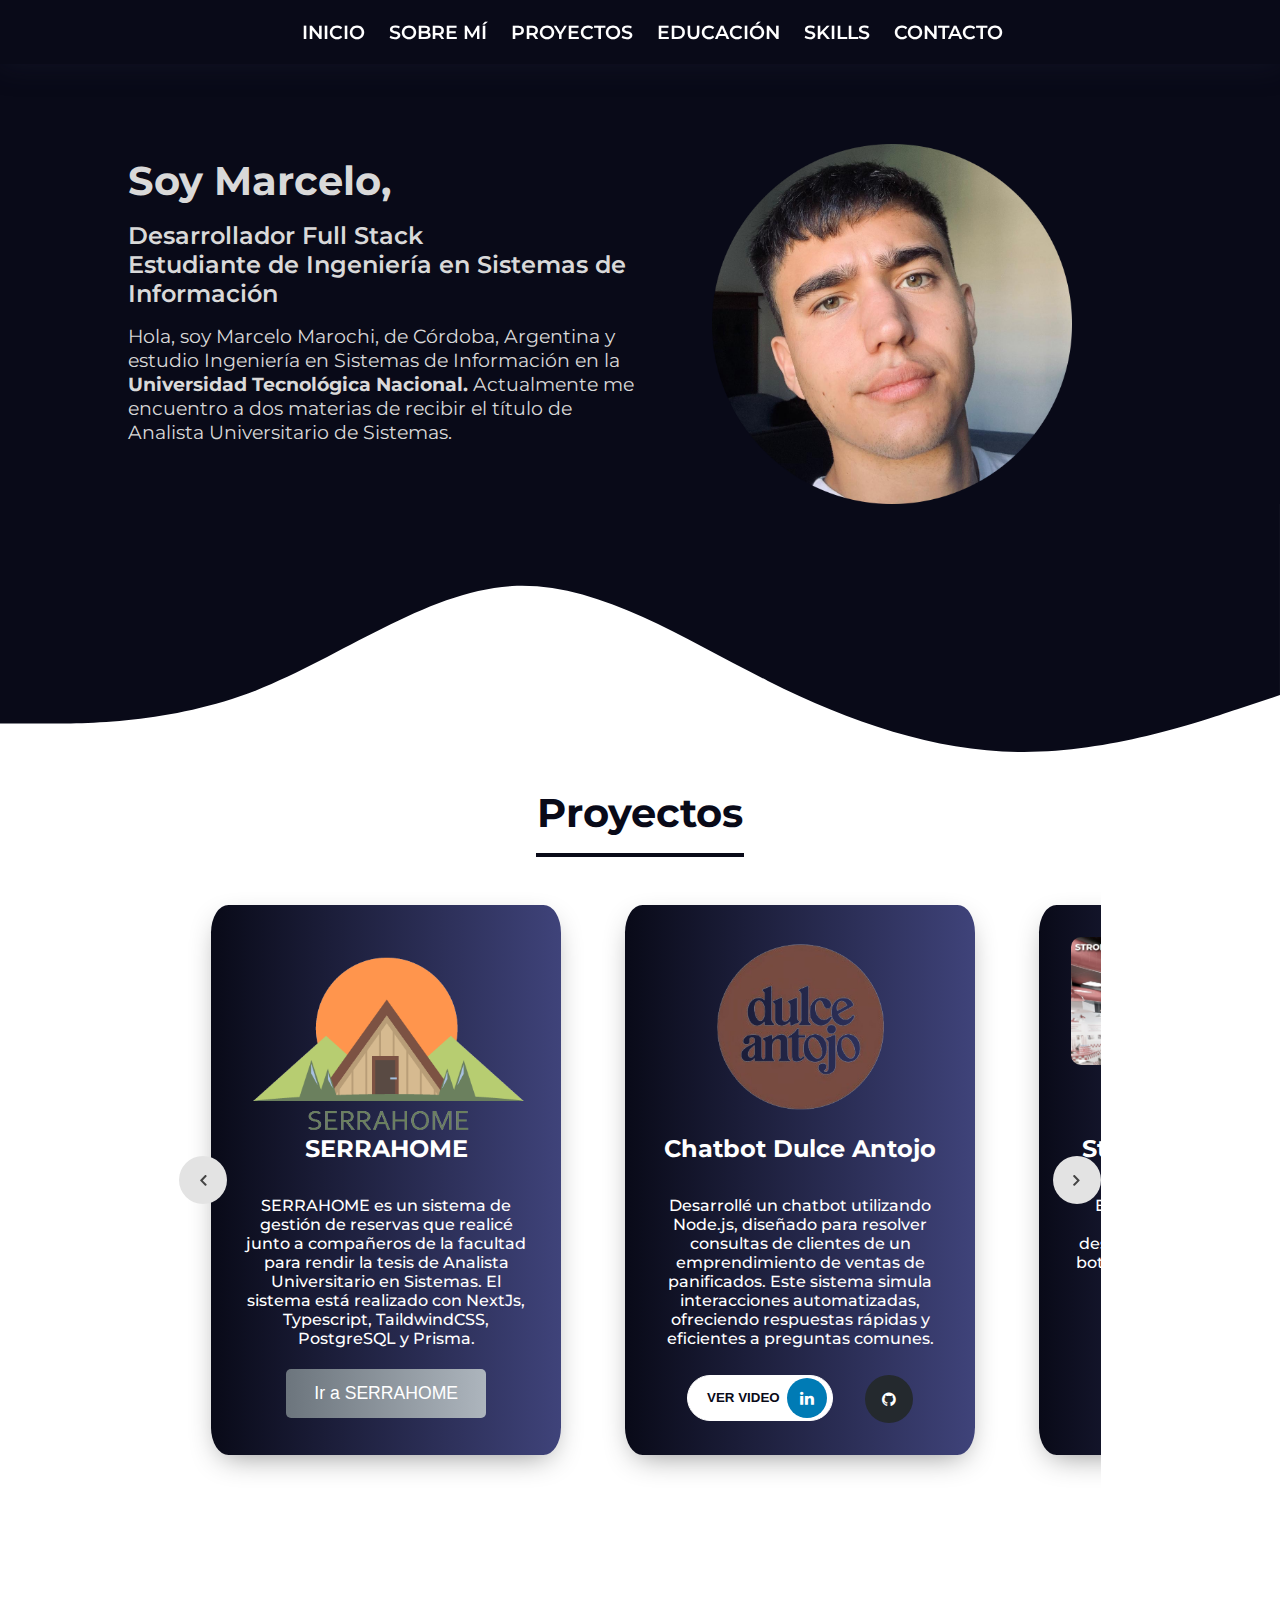
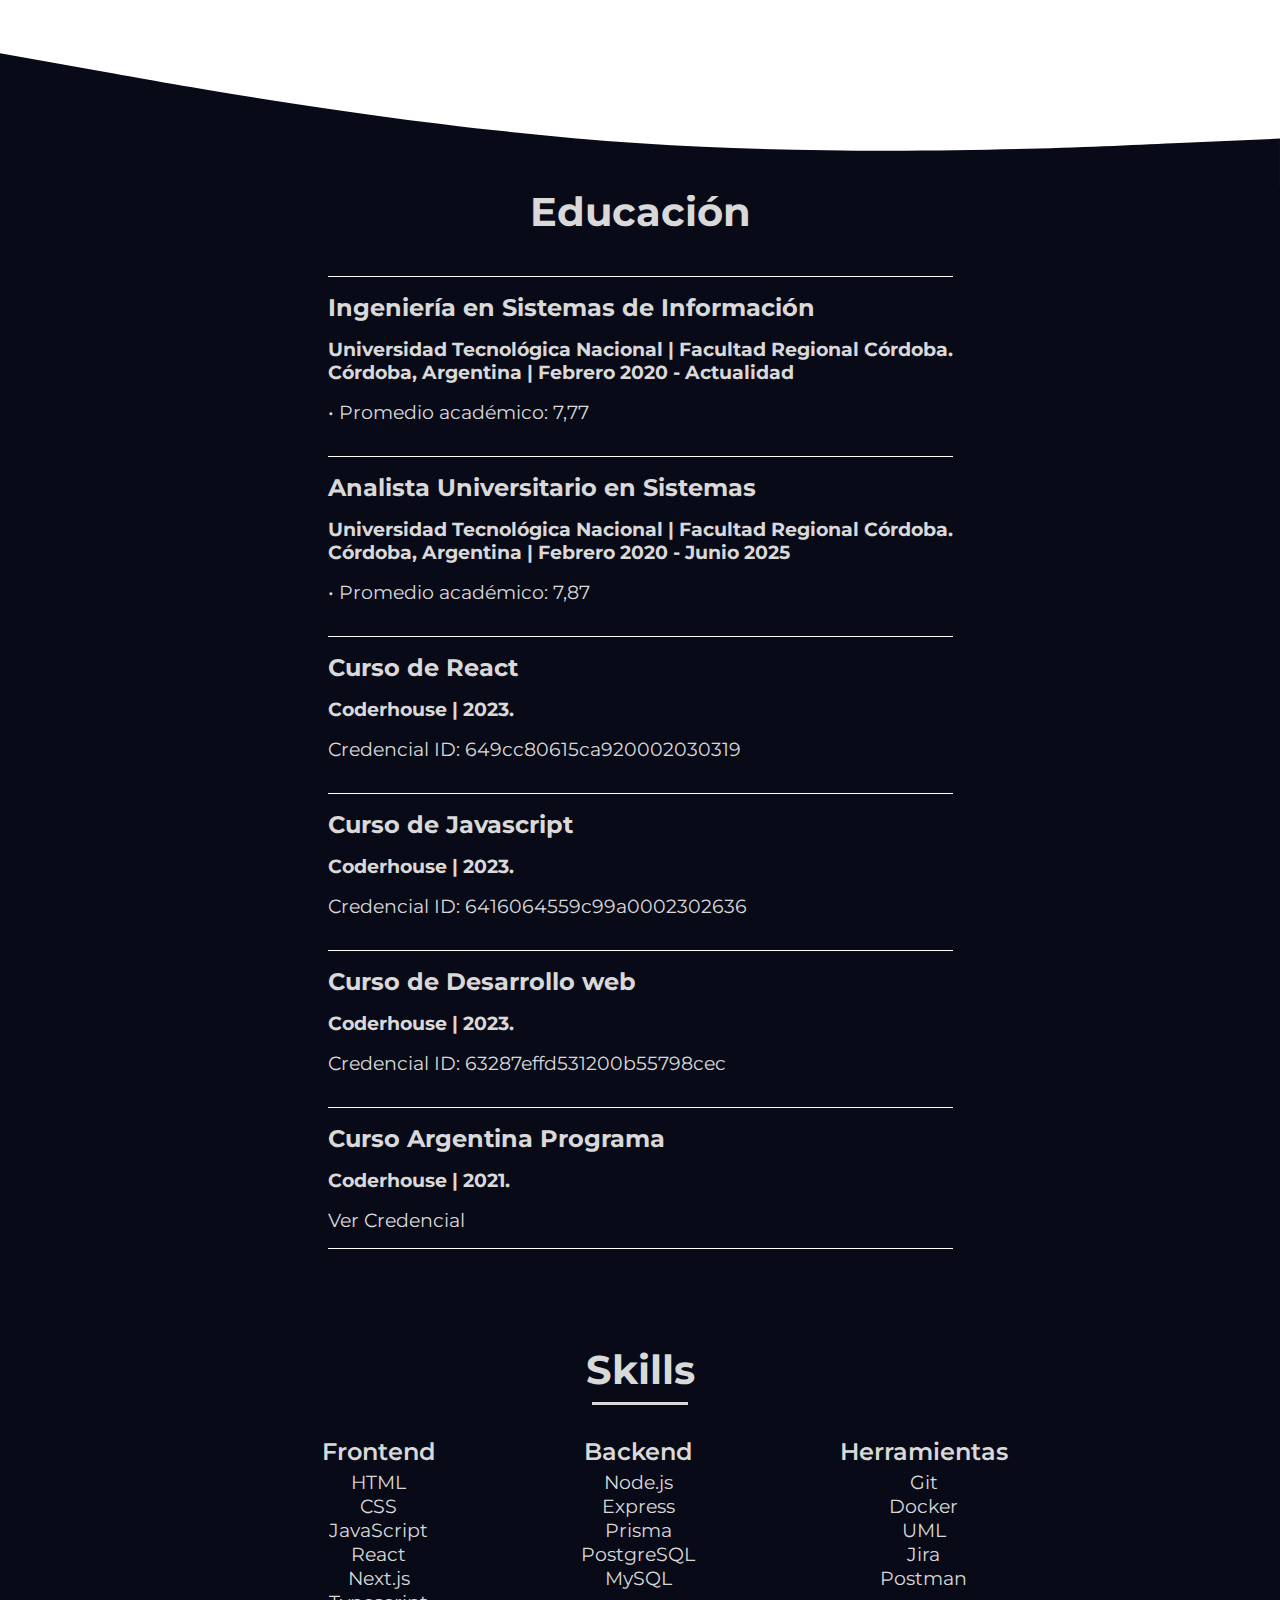
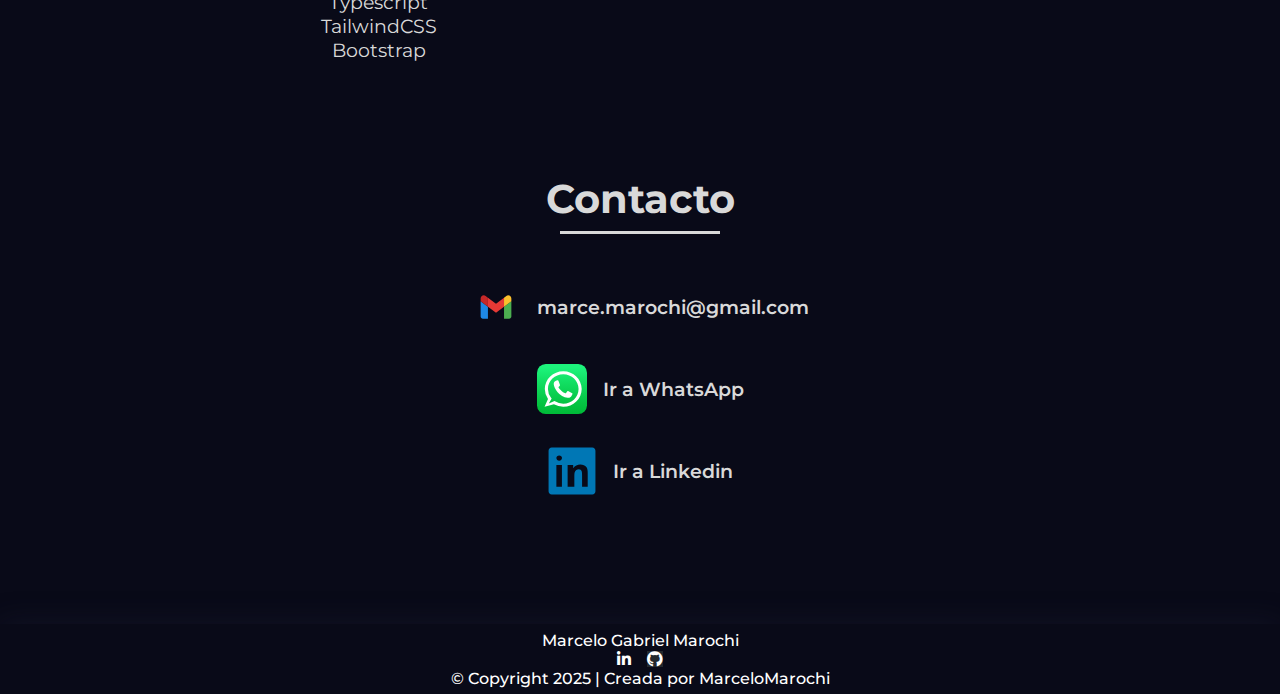
<file: index.html>
<!DOCTYPE html>
<html lang="en">
  <head>
    <!-- Etiquetas de compatibilidad -->
    <meta charset="UTF-8" />
    <meta http-equiv="X-UA-Compatible" content="IE=edge" />
    <meta name="viewport" content="width=device-width, initial-scale=1.0" />
    <meta name="keywords"  content="MAROCHI, MAROCHI MARCELO, MARCELO MAROCHI, MARCELO GABRIEL MAROCHI, PORTFOLIO MAROCHI, CV MAROCHI">
    <meta name="description" content="Estudiante de Ingeniería en sistemas de información de la UTN. Desarrollador Full Stack.">


    <link rel="shortcut icon" href="img/icono-porfolio-maleta.png" type="image/x-icon">
    
    <!-- GOOGLE FONTS -->
    <link href="https://fonts.googleapis.com/css2?family=Montserrat:ital,wght@0,100..900;1,100..900&display=swap" rel="stylesheet">
    
    
    <link rel="stylesheet" href="css/style.css">
    
    <!-- FONTAWESOME - iconos -->
    <link
      rel="stylesheet"
      href="https://cdnjs.cloudflare.com/ajax/libs/font-awesome/5.15.4/css/all.min.css"
      integrity="sha512-1ycn6IcaQQ40/MKBW2W4Rhis/DbILU74C1vSrLJxCq57o941Ym01SwNsOMqvEBFlcgUa6xLiPY/NS5R+E6ztJQ=="
      crossorigin="anonymous"
      referrerpolicy="no-referrer"
    />

    <link rel="stylesheet" href="https://cdnjs.cloudflare.com/ajax/libs/font-awesome/4.7.0/css/font-awesome.min.css">

    <!-- Animate.css -->
    <link rel="stylesheet" href="https://cdnjs.cloudflare.com/ajax/libs/animate.css/4.1.1/animate.min.css"/>

    <title>Porfolio Marochi Marcelo</title>
  </head>
  <body>
    <header>
      <div class="container">
        <button class="nav-toggle" aria-label="abrir navegacion">
          <span class="hamburger"></span>
        </button>
        <div class="nav__espacio"></div>
        <nav class="nav">
          <ul class="nav__list flex__nav">
            <li class="nav__item"><a class="nav__link" href="">Inicio</a></li>
            <li class="nav__item"><a class="nav__link" href="index.html">Sobre Mí</a></li>
            <li class="nav__item"><a class="nav__link" href="./index.html#proyectos">Proyectos</a></li>
            <li class="nav__item"><a class="nav__link" href="./index.html#educacion">Educación</a></li>
            <li class="nav__item"><a class="nav__link" href="./index.html#skills">Skills</a></li>
            <li class="nav__item"><a class="nav__link" href="./index.html#contacto">Contacto</a></li>
          </ul>
        </nav>
      </div>
    </header>
    

    <!-- Inicio -->
    <section id="inicio">
        <div class="inicio" >
          <div class="container ">
            <div class="flex_between animate__animated animate__bounceInDown inicio__animacion">
              <!-- FLEXBOX: columna 1 -->
              <div class="inicio__text">
                <h1 class="inicio__h1">Soy Marcelo,</h1>
                <h2 class="inicio__h2">Desarrollador Full Stack</h2>
                <h2 class="inicio__h2">Estudiante de Ingeniería en Sistemas de Información</h2>
                <p class="inicio__p">
                  Hola, soy Marcelo Marochi, de Córdoba, Argentina y estudio Ingeniería
                  en Sistemas de Información en la <strong>Universidad Tecnológica Nacional.</strong>
                  Actualmente me encuentro a dos materias de recibir el título de
                  Analista Universitario de Sistemas.
                </p>
              </div>

              <!-- FLEXBOX: columna 2 -->
              <div class="inicio__img">
                <img  src="img/marce-circ.png" alt="Una persona programando.">
              </div>
            </div>
          </div>
        </div>  
    </section>

    <!-- Wave de getwaves.com -->
     <div class="svg__inicio">
      <svg xmlns="http://www.w3.org/2000/svg" viewBox="0 0 1440 320"><path fill="#090a18" fill-opacity="1" d="M0,256L48,256C96,256,192,256,288,218.7C384,181,480,107,576,101.3C672,96,768,160,864,208C960,256,1056,288,1152,288C1248,288,1344,256,1392,240L1440,224L1440,0L1392,0C1344,0,1248,0,1152,0C1056,0,960,0,864,0C768,0,672,0,576,0C480,0,384,0,288,0C192,0,96,0,48,0L0,0Z"></path></svg>
     </div>

    <!-- Proyectos -->
    <section id="proyectos">
      <div class="container animate__animated animate__zoomInUp">
        <h1 class="proyectos__h1">Proyectos</h1>
        <div class="heading-line"></div>
    
        <div class="carousel-list" id="carousel-list">
          <button class="carrusel-arrow carrusel-prev" id="button-prev" data-button="button-prev" onclick="app.processingButton(event)">
            <svg aria-hidden="true" focusable="false" data-prefix="fas" data-icon="chevron-left" class="svg-inline--fa fa-chevron-left fa-w-10" role="img" xmlns="http://www.w3.org/2000/svg" viewBox="0 0 320 512">
              <path fill="currentColor" d="M34.52 239.03L228.87 44.69c9.37-9.37 24.57-9.37 33.94 0l22.67 22.67c9.36 9.36 9.37 24.52.04 33.9L131.49 256l154.02 154.75c9.34 9.38 9.32 24.54-.04 33.9l-22.67 22.67c-9.37 9.37-24.57 9.37-33.94 0L34.52 272.97c-9.37-9.37-9.37-24.57 0-33.94z"></path>
            </svg>
          </button>
    
          <div class="row carousel-track" id="track">
            <!-- Tarjeta 1 -->
            <div class="card card--dark carrusel">
              <img class="card__img" src="./img/logo-serrahome-png.png" alt="">
              <h2 class="card__tittle">SERRAHOME</h2>
              <div class="card__abajo">
                <p class="card__description">SERRAHOME es un sistema de gestión de reservas que realicé junto a compañeros de la facultad para rendir la tesis de Analista Universitario en Sistemas. El sistema está realizado con NextJs, Typescript, TaildwindCSS, PostgreSQL y Prisma.</p>
                <a href="pags/serrahome.html"><button class="btn degrade">Ir a SERRAHOME </button></a>
              </div>
            </div>
    
            <!-- Tarjeta 2 -->
            <div class="card card--dark carrusel">
              <img class="card__img-dulce" src="img/dulce-antojo.png" alt="">
              <h2 class="card__tittle">Chatbot Dulce Antojo</h2>
              <div class="card__abajo">
                <p class="card__description">Desarrollé un chatbot utilizando Node.js, diseñado para resolver consultas de clientes de un emprendimiento de ventas de panificados. Este sistema simula interacciones automatizadas, ofreciendo respuestas rápidas y eficientes a preguntas comunes.</p>
                <div class="card__svg">
                  <div class="card__svg__iconos">
                    <a href="https://www.linkedin.com/feed/update/urn:li:activity:7282885502892953600/" target="_blank">
                      <button class="chatbot-linkedin-btn">
                        Ver Video<span><i class="fa fa-linkedin"></i></span>
                      </button>
                    </a>
                  </div>
                  <div class="card__svg__iconos">
                    <a href="https://github.com/MarceloMarochi/chatbot-nodejs" target="_blank" class="fa fak fa-github"></a>
                  </div>
                </div>
              </div>
            </div>
    
            <!-- Tarjeta 3 -->
            <div class="card card--dark carrusel">
              <img class="card__img" src="img/img-strokestoneburger.jpg" alt="">
              <h2 class="card__tittle">Stroke&Stone Burger</h2>
              <div class="card__abajo">
                <p class="card__description">Este proyecto lo realicé como proyecto final del curso de desarrollo web de Coderhouse. El botón de abajo te lleva al sistema.</p>
                <a href="https://marcelomarochi.github.io/proyectoFinalMarochi_desarrolloWebCoderhouse/index.html" target="_blank"><button class="btn degrade"> Ir al Proyecto</button></a>
              </div>
            </div>          
          </div>

          
          <button class="carrusel-arrow carrusel-next" id="button-next" data-button="button-next" onclick="app.processingButton(event)">
            <svg aria-hidden="true" focusable="false" data-prefix="fas" data-icon="chevron-right" class="svg-inline--fa fa-chevron-right fa-w-10" role="img" xmlns="http://www.w3.org/2000/svg" viewBox="0 0 320 512">
              <path fill="currentColor" d="M285.476 272.971L91.132 467.314c-9.373 9.373-24.569 9.373-33.941 0l-22.667-22.667c-9.357-9.357-9.375-24.522-.04-33.901L188.505 256 34.484 101.255c-9.335-9.379-9.317-24.544.04-33.901l22.667-22.667c9.373-9.373 24.569-9.373 33.941 0L285.475 239.03c9.373 9.372 9.373 24.568.001 33.941z"></path>
            </svg>
          </button>
          
        </div>
      </div>
    </section>


    <!-- Wave  -->
     <div class="svg__educacion">
      <svg xmlns="http://www.w3.org/2000/svg" viewBox="0 0 1440 320"><path fill="#090a18" fill-opacity="1" d="M0,160L120,181.3C240,203,480,245,720,261.3C960,277,1200,267,1320,261.3L1440,256L1440,320L1320,320C1200,320,960,320,720,320C480,320,240,320,120,320L0,320Z"></path></svg>
     </div>

    <!-- Educación -->
    <section id="educacion">
      <div class="container">
        <div class="">
          <h1 class="h1 educacion__h1">Educación</h1>
          <div class="flex__educacion">
            <div class="educacion__text">
              <div class="educacion__item">
                <hr width="100%" color="white" size="" />
                <h2 class="h2 educacion__h2">Ingeniería en Sistemas de Información</h2>
                <h3 class="h3 educacion__h3"> Universidad Tecnológica Nacional | Facultad Regional Córdoba.</h3>
                <h3 class="h3 educacion__h3 educacion__segrenglon">Córdoba, Argentina | Febrero 2020 - Actualidad</h3>
                <p class="educacion__descripcion" >• Promedio académico: 7,77</p>
              </div>

              <div class="educacion__item">
                <hr width="100%" color="white" size="" />
                <h2 class="h2 educacion__h2">Analista Universitario en Sistemas</h2>
                <h3 class="h3 educacion__h3"> Universidad Tecnológica Nacional | Facultad Regional Córdoba.</h3>
                <h3 class="h3 educacion__h3 educacion__segrenglon">Córdoba, Argentina | Febrero 2020 - Junio 2025</h3>
                <p class="educacion__descripcion" >• Promedio académico: 7,87</p>
              </div>

              <div class="educacion__item">
                <hr width="100%" color="white" size="" />
                <h2 class="h2 educacion__h2">Curso de React</h2>
                <h3 class="h3 educacion__h3 educacion__segrenglon">Coderhouse | 2023.</h3>
                <a class="educacion__descripcion credencial__transition" href="https://pub.coderhouse.com/legacy-certificates/649cc80615ca920002030319?lang=es" target="_blank">Credencial ID: 649cc80615ca920002030319</a>
              </div>

              <div class="educacion__item">
                <hr width="100%" color="white" size="" />
                <h2 class="h2 educacion__h2">Curso de Javascript</h2>
                <h3 class="h3 educacion__h3 educacion__segrenglon">Coderhouse | 2023.</h3>
                <a class="educacion__descripcion credencial__transition" href="https://pub.coderhouse.com/legacy-certificates/6416064559c99a0002302636?lang=es" target="_blank">Credencial ID: 6416064559c99a0002302636</a>
              </div>

              <div class="educacion__item">
                <hr width="100%" color="white" size="" />
                <h2 class="h2 educacion__h2">Curso de Desarrollo web</h2>
                <h3 class="h3 educacion__h3 educacion__segrenglon">Coderhouse | 2023.</h3>
                <a class="educacion__descripcion credencial__transition" href="https://pub.coderhouse.com/legacy-certificates/63287effd531200b55798cec?lang=es" target="_blank">Credencial ID: 63287effd531200b55798cec</a>
              </div>
              
              <div class="educacion__item">
                <hr width="100%" color="white" size="" />
                <h2 class="h2 educacion__h2">Curso Argentina Programa</h2>
                <h3 class="h3 educacion__h3 educacion__segrenglon">Coderhouse | 2021.</h3>
                <a class="educacion__descripcion credencial__transition" href="https://mumuki.io/argentina-programa/certificates/verify/vJ_RTf87F6iV4u1j" target="_blank"><p class="educacion__ulti">Ver Credencial</p></a>
                <hr width="100%" color="white" size="" />
              </div>
            </div>
            
          </div>
        </div>
      </div>
    </section>

    <!-- SECTION 3 - SKILLS -->
     <section id="skills">
      <div class="container skills__padding">
        <div class="">

        
          <h1 class="h1 skills__h1">Skills</h1>
          <div class="heading-line--skills"></div>
          <div class="flex__skills">
            <div class="skills__item">
              <h2 class="h2 skills__h2">Frontend</h2>
              <ul class="skills__list">
                <li class="skills__li">HTML</li>
                <li class="skills__li">CSS</li>
                <li class="skills__li">JavaScript</li>
                <li class="skills__li">React</li>
                <li class="skills__li">Next.js</li>
                <li class="skills__li">Typescript</li>
                <li class="skills__li">TailwindCSS</li>
                <li class="skills__li">Bootstrap</li>
              </ul>
            </div>
            <div class="skills__item">
              <h2 class="h2 skills__h2">Backend</h2>
              <ul class="skills__list">
                <li class="skills__li">Node.js</li>
                <li class="skills__li">Express</li>
                <li class="skills__li">Prisma</li>
                <li class="skills__li">PostgreSQL</li>
                <li class="skills__li">MySQL</li>
                <!-- <li class="skills__li">MongoDB</li> -->
              </ul>
            </div>
            <div class="skills__item">
              <h2 class="h2 skills__h2">Herramientas</h2>
              <ul class="skills__list">
                <li class="skills__li">Git</li>
                <li class="skills__li">Docker</li>
                <li class="skills__li">UML</li>
                <li class="skills__li">Jira</li>
                <li class="skills__li">Postman</li>
              </ul>
            </div>
          </div>
        </div>
      </div>
     </section>

     <!-- SECTION 4 - CONTACTO -->
    <section id="contacto">
      <div class="container animate__animated animate__jackInTheBox">
        <h1 class="h1 contacto__h1">Contacto</h1>
        <div class="heading-line--contacto"></div>
        <div class="contacto__info">
          
          <div class="contacto__linea">
            <img class="contacto__iconos" src="svg/google_mail_gmail_logo_icon_159346.svg" alt="Icono Gmail">
            <a href="mailto:marce.marochi@gmail.com"><p class="contacto__p">marce.marochi@gmail.com</p></a>
          </div>

          <div class="contacto__linea">
            <img class="contacto__iconos" src="svg/iconfinder-social-media-applications-23whatsapp-4102606_113811.svg" alt="Icono WhatsApp">
            <a href="https://wa.me/3517660421/" target="_blank"><p class="contacto__p">Ir a WhatsApp</p></a>
          </div>

          <div class="contacto__linea">
            <img class="contacto__iconos" src="svg/in_linked_linkedin_media_social_icon_124259.svg" alt="Icono Linkedin">
            <a href="https://www.linkedin.com/in/marcelomarochi/" target="_blank"><p class="contacto__p">Ir a Linkedin</p></a>
          </div>

        </div>
      </div>

    </section>

    <footer id="footer">
      <div class="container ">
        <div>Marcelo Gabriel Marochi</div>

        <a class="footer__icon" href="https://www.linkedin.com/in/marcelomarochi/" target="_blank"><i class="fab fa-linkedin fa-linkedin-footer"></i></a>
        <a class="footer__icon" href="https://github.com/MarceloMarochi" target="_blank"><i class="fab fa-github"></i></a>

        <div class="footer-bottom__copyright">
          &copy; Copyright 2025 | Creada por
          <a class="footer__name" href="https://github.com/MarceloMarochi" target="_blank">MarceloMarochi</a>
        </div>
      </div>
    </footer>
    <script src="js/main.js"></script>
    <script src="js/script.js"></script>
  </body>
</html>
</file>
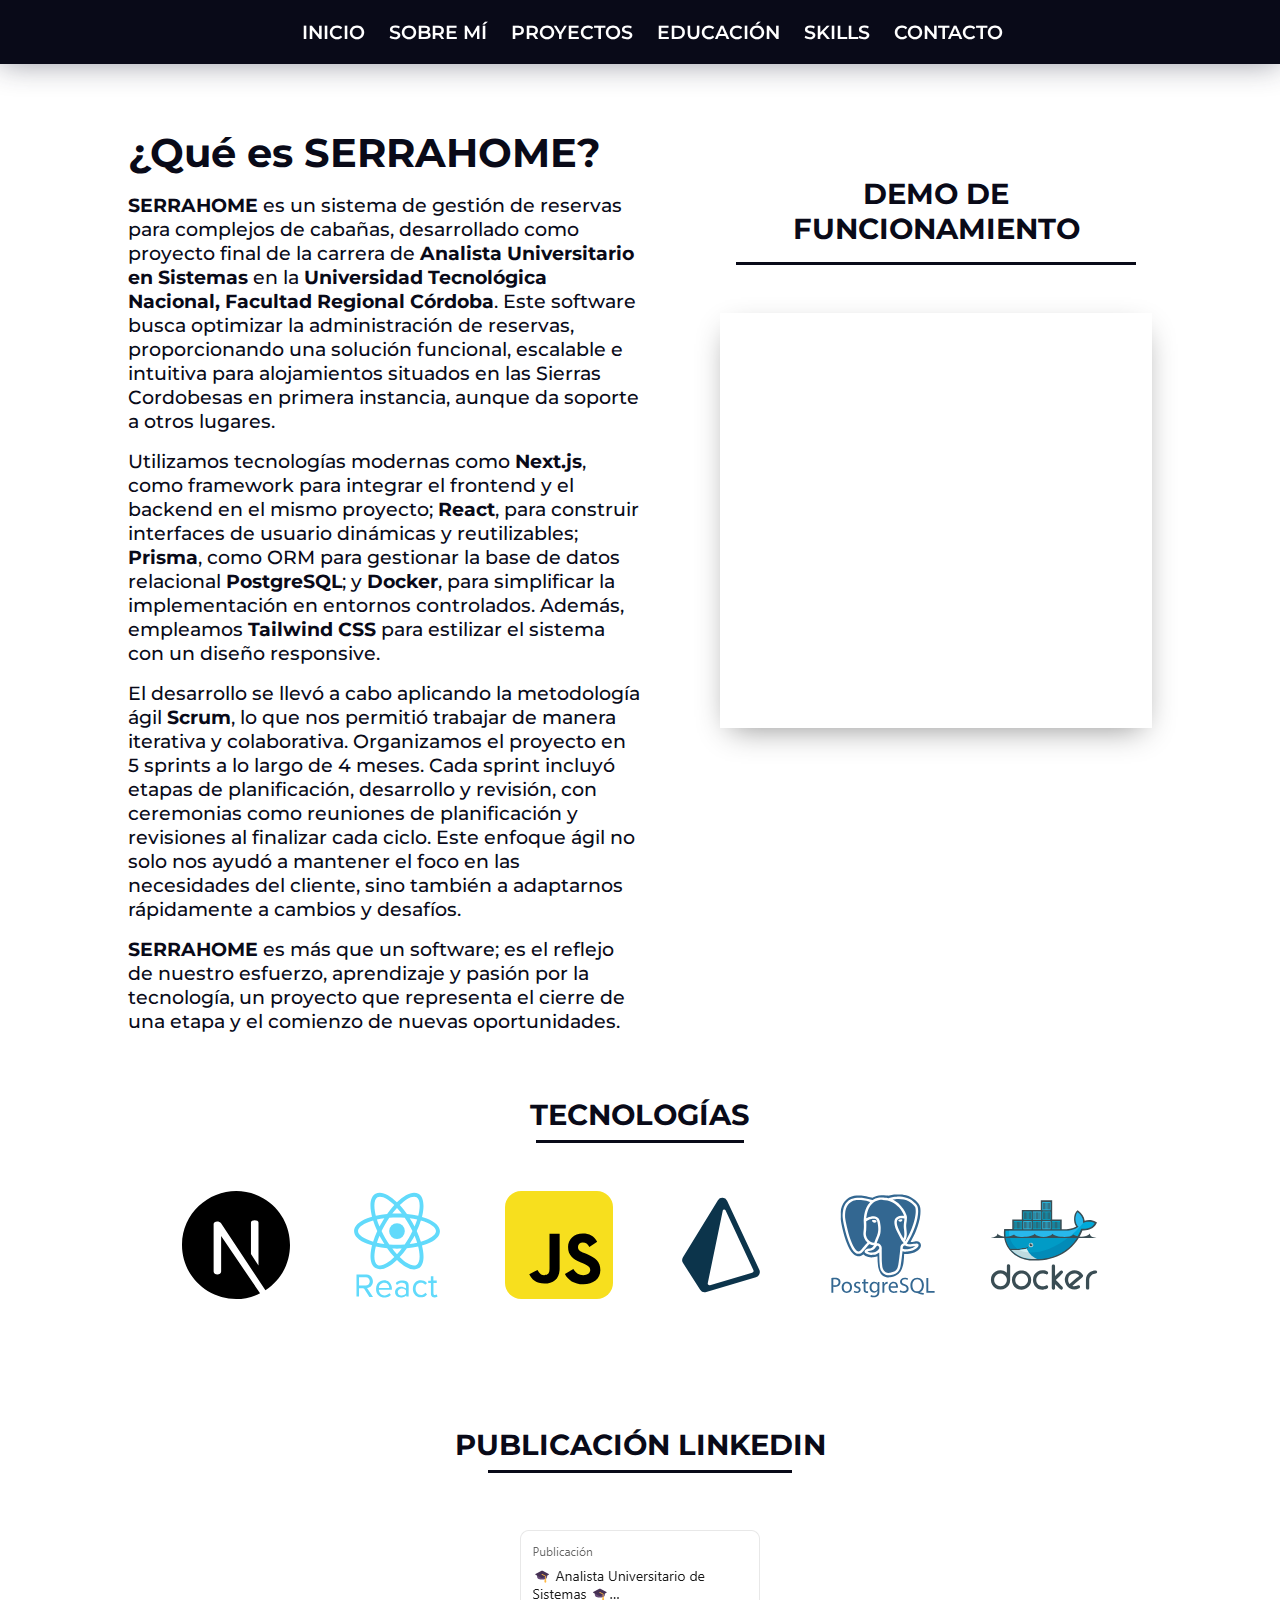
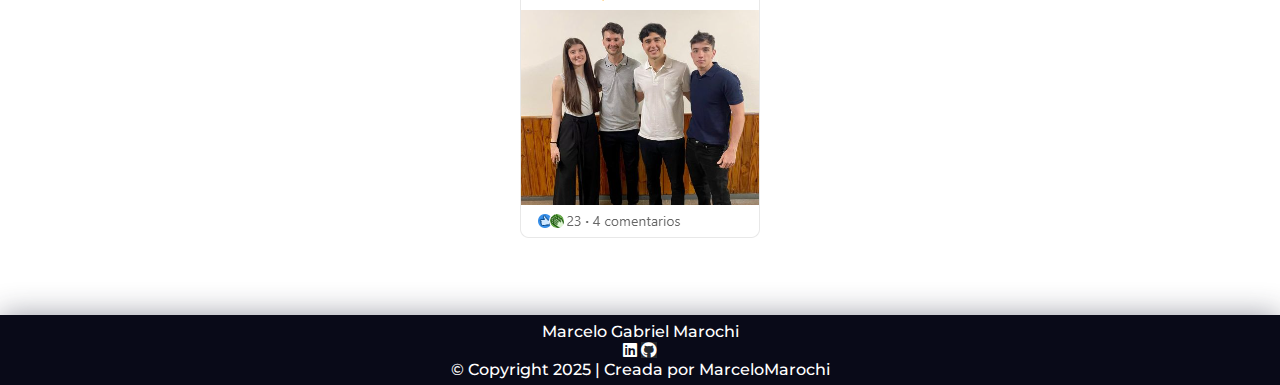
<file: pags/serrahome.html>
<!DOCTYPE html>
<html lang="en">
<head>
    <meta charset="UTF-8">
    <meta name="viewport" content="width=device-width, initial-scale=1.0">
    <link rel="shortcut icon" href="../img/logo-serrahome-png.png" type="image/x-icon">
    
    <!-- GOOGLE FONTS -->
    <link href="https://fonts.googleapis.com/css2?family=Montserrat:ital,wght@0,100..900;1,100..900&display=swap" rel="stylesheet">
    
    
    <link rel="stylesheet" href="../css/style.css">
    
    <!-- FONTAWESOME - iconos -->
    <link
      rel="stylesheet"
      href="https://cdnjs.cloudflare.com/ajax/libs/font-awesome/5.15.4/css/all.min.css"
      integrity="sha512-1ycn6IcaQQ40/MKBW2W4Rhis/DbILU74C1vSrLJxCq57o941Ym01SwNsOMqvEBFlcgUa6xLiPY/NS5R+E6ztJQ=="
      crossorigin="anonymous"
      referrerpolicy="no-referrer"
    />
    <title>Portfolio Marochi Marcelo | Serrahome</title>
</head>
<body>
    <header>
      <div class="container">
        <button class="nav-toggle" aria-label="abrir navegacion">
          <span class="hamburger"></span>
        </button>
        <div class="nav__espacio"></div>
        <nav class="nav">
          <ul class="nav__list flex__nav">
            <li class="nav__item"><a class="nav__link" href="../index.html">Inicio</a></li>
            <li class="nav__item"><a class="nav__link" href="../index.html#inicio">Sobre Mí</a></li>
            <li class="nav__item"><a class="nav__link" href="../index.html#proyectos">Proyectos</a></li>
            <li class="nav__item"><a class="nav__link" href="../index.html#educacion">Educación</a></li>
            <li class="nav__item"><a class="nav__link" href="../index.html#skills">Skills</a></li>
            <li class="nav__item"><a class="nav__link" href="../index.html#contacto">Contacto</a></li>
          </ul>
        </nav>
      </div>
    </header>
    
    <section class="serrahome">
      <div class="container">
        <div class="flex_serrahome">
          <!-- FLEXBOX: Columna 1 -->
            <div class="serrahome__text">
                <h1 class="serrahome__h1">¿Qué es SERRAHOME?</h1>
                <p class="serrahome__p">
                    <strong>SERRAHOME</strong> es un sistema de gestión de reservas para complejos de cabañas, desarrollado como proyecto final de la carrera de <strong>Analista Universitario en Sistemas</strong> en la <strong>Universidad Tecnológica Nacional, Facultad Regional Córdoba</strong>. Este software busca optimizar la administración de reservas, proporcionando una solución funcional, escalable e intuitiva para alojamientos situados en las Sierras Cordobesas en primera instancia, aunque da soporte a otros lugares. 
                </p>
                <p class="serrahome__p">
                  Utilizamos tecnologías modernas como <strong>Next.js</strong>, como framework para integrar el frontend y el backend en el mismo proyecto; <strong>React</strong>, para construir interfaces de usuario dinámicas y reutilizables; <strong>Prisma</strong>, como ORM para gestionar la base de datos relacional <strong>PostgreSQL</strong>; y <strong>Docker</strong>, para simplificar la implementación en entornos controlados. Además, empleamos <strong>Tailwind CSS</strong> para estilizar el sistema con un diseño responsive.
                </p>
                <p class="serrahome__p">
                    El desarrollo se llevó a cabo aplicando la metodología ágil <strong>Scrum</strong>, lo que nos permitió trabajar de manera iterativa y colaborativa. Organizamos el proyecto en 5 sprints a lo largo de 4 meses. Cada sprint incluyó etapas de planificación, desarrollo y revisión, con ceremonias como reuniones de planificación y revisiones al finalizar cada ciclo. Este enfoque ágil no solo nos ayudó a mantener el foco en las necesidades del cliente, sino también a adaptarnos rápidamente a cambios y desafíos.
                </p>
                <p class="serrahome__p">
                    <strong>SERRAHOME</strong> es más que un software; es el reflejo de nuestro esfuerzo, aprendizaje y pasión por la tecnología, un proyecto que representa el cierre de una etapa y el comienzo de nuevas oportunidades.
                </p>
            </div>

            <!-- FLEXBOX: Columna 2 -->
            
            <div class="serrahome__flex-direction-column serra__columna__margin">
              <div>
                <h2 class="serrahome__h2" style="margin-bottom: 1rem;">DEMO DE FUNCIONAMIENTO</h2>
                <div class="heading-line-demo" style="margin-bottom: 3rem;"></div>
                <div >
                  <iframe class="serrahome__video" width="100%" height="415" src="https://www.youtube.com/embed/hXc3_qdjOoo?si=xSph1nmztC6fMnLV" title="YouTube video player" frameborder="0" allow="accelerometer; autoplay; clipboard-write; encrypted-media; gyroscope; picture-in-picture; web-share" referrerpolicy="strict-origin-when-cross-origin" allowfullscreen></iframe>
                </div>
              </div>    
            </div>
        </div>

        <div>
          <h2 class="serrahome__h2">TECNOLOGÍAS</h2>
          <div class="heading-line" style="margin-bottom: 3rem;"></div>
          <div class="flex_serrahome__tecnologias">
            <abbr title="NextJs"><img class="serrahome_tecnologias" src="..\svg\nextjs_icon_132160.svg" alt="Next.js"></abbr>
            <abbr title="React"><img class="serrahome_tecnologias" src="..\svg\react_original_wordmark_logo_icon_146375.svg" alt=" React"></abbr>
            <abbr title="JavaScript"><img class="serrahome_tecnologias" src="..\svg\javascript_icon_130900.svg" alt="Javascript"></abbr>
            <abbr title="Prisma"><img class="serrahome_tecnologias" src="..\svg\file_type_light_prisma_icon_130444.svg" alt="Prisma"></abbr>
            <abbr title="PostgreSQL"><img class="serrahome_tecnologias" src="..\svg\postgresql_plain_wordmark_logo_icon_146390.svg" alt="PostgreSQL"></abbr>
            <abbr title="Docker"><img class="serrahome_tecnologias" src="..\svg\docker_original_wordmark_logo_icon_146557.svg" alt="Docker"></abbr>
          </div>
        </div>


        <div>
          <h4 class="serrahome__h2" >PUBLICACIÓN LINKEDIN</h4>
          <div class="heading-line-linkedin" style="margin-bottom: 3rem;"></div>
          <div class="serrahome__linkedin">
            <a
              href="https://www.linkedin.com/feed/update/urn:li:activity:7275174774803230720/"
              target="blank"
              ><img
                class="serrahome__linkedin__img"
                src="../img/publicacion.png"
                alt="PUBLICACIÓN LINKEDIN"
            /></a>
          </div>
        </div>
      </div>
    </section>

    <footer id="footer">
      <div class="container">
        <div>Marcelo Gabriel Marochi</div>
  
        <a href="https://www.linkedin.com/in/marcelomarochi/"><i class="fab fa-linkedin fa-linkedin-footer"></i></a>
        <a href="https://github.com/MarceloMarochi"><i class="fab fa-github "></i></a>
  
        <div class="footer-bottom__copyright">
          &copy; Copyright 2025 | Creada por
          <a class="footer__name" href="https://github.com/MarceloMarochi">MarceloMarochi</a>
        </div>
      </div>
    </footer>
    <script src="../js/main.js"></script>
</body>
</html>
</file>
<file: css/style.css>
* {
    margin:0;
    padding:0;
    box-sizing: border-box;
}

ul {
    list-style-type: none;
}

a {
    text-decoration: none;
}

/* Para que las imagenes se adapten */
img {
    max-width: 100%;
}

img, svg {
    vertical-align: middle;
}

:root {
    --color-oscuro: #090a18; 
    --color-gris: #737373; 
    --color-claro: #D9D9D9; 
}

body {
    /* FUENTES */
    font-family: "Montserrat", sans-serif;
    font-optical-sizing: auto;
    font-weight: 500;
    font-style: normal;
}

.container {
    width: 95%;
    margin: 0 auto;
    max-width: 1320px;
}

.col {
    width: 100%;   
}

.heading-line::before {
    content: "";
    width: 13rem;
    height: 0.2rem;
    display: block;
    margin: 0 auto;
    background-color: var(--color-oscuro);
}

.heading-line--claro::before {
    background-color: var(--color-claro);
}


/* BARRA DE NAVEGACION  */
header {
    padding: 0.5rem 0 0.5rem 0;
    min-height: 4rem;
    background-color:var(--color-oscuro);
    position: sticky;
    top: 0;
    z-index: 1;
    box-shadow: 0 0 30px 0 rgba(29, 31, 53, 0.45);
    text-align: center;
}

.nav {
    width: 100%;
    visibility: hidden;
    height: 0;
    position: absolute;
    font-size: 1rem;
}

/* MENU HAMBURGUESA */
.nav-toggle {
    cursor: pointer;
    border: 1px solid rgba(255, 255, 255, 0.1);
    width: 3rem;
    height: 3rem;
    border-radius: 0.25rem;
    background-color: transparent;
    color: rgba(255, 255, 255, 0.55);
    transition: opacity 250ms ease;
    position: absolute;
    left: 0;
}

.nav-toggle:focus,
.nav-toggle:hover {
    opacity: 0.75;
}

.hamburger {
    width: 50%;
    position: relative;
}

.hamburger,
.hamburger::before,
.hamburger::after {
    display: block;
    margin: 0 auto;
    height: 3px;
    background: white;
}

.hamburger::before,
.hamburger::after {
    content: "";
    width: 100%;
}

.hamburger::before {
    transform: translateY(-6px);
}

.hamburger::after {
    transform: translateY(3px);
}

.nav--visible {
    visibility: visible;
    height: auto;
    position: relative;
}


/* Etiqueta <a> */
.nav__link {
    text-decoration: none;
    color: #fff;
    text-transform: uppercase;
    font-weight: 600;
    font-size: 1.2rem;
}

.nav__item {
    margin-top: 0.75rem;
}

.nav__list {
    margin-top: 0;
    padding: 0;
    list-style: none;
}

.nav__link:hover,
.nav__link:focus {
  opacity: 0.65;
}

.nav__espacio {
    widht: 100%;
    height: 3rem;
}



/* INICIO SECCION 1 */

.inicio {
    background-color: var(--color-oscuro);
    padding: 3rem 0 0 0;
    height: 100%;
    width: 100%;
}

.svg__inicio {
    transform: translateY(-0.5rem);
    position: relative;
    z-index: -1;
}

.inicio__h1  {
    font-size: 2.5rem;
    font-weight: 700;
    color: var(--color-claro);
    margin-bottom: 1rem;
}

.inicio__h2 {
    font-size: 1.5rem;
    font-weight: 600;
    color: var(--color-claro);
}

.inicio__p {
    font-size: 1.2rem;
    font-weight: 400;
    color: var(--color-claro);
    margin: 1rem 0;
}

.inicio__img {
    /* max-width: 40vh; */
    margin-top: 2rem;
}

.flex_between {
    display: flex;
    flex-direction: column;
    align-items: center;
} 

.inicio__animacion {
    animation-duration:4s;
    animation-name: aparecer;
    /* animation-delay: 0.5s; */
    animation-iterator-count: 1;
}

@keyframes aparecer {
    0% {
        opacity: 0;
    }
    100% {
        opacity: 1;
    }
}

/* SECCION 2 PROYECTOS */

.proyectos__h1 {
    font-size: 2.5rem;
    font-weight: 700;
    color: var(--color-oscuro);
    margin-bottom: 1rem;
    text-align: center;
}

.card {
    text-align: center;
    width: 350px;
    height: 550px;
    margin: 2rem;
    padding: 2rem 2rem 4rem 2rem;
    box-shadow: 0 10px 30px -10px rgba(0,0,0,0.45);
    border-radius: 5%;
    transition: transform 0.3s;
    display: grid;
    grid-gap: 1rem;
    grid-temlate-columns: 1fr;
    grid-template-rows: 40% 10% 50%;
    grid-template-areas: 
        "img"
        "tittle"
        "abajo";
}

.card:hover {
    transform: scale(1.1667);
}

.card--light {
    background-color: var(--color-claro);
}

.card--dark {
    background-image: linear-gradient(to right,rgb(9, 10, 24),rgb(63, 67, 122));
    color: #fff;
}

.card__img {
    grid-area: img;
    max-width: 100%;
    border-radius: 10px;
}

.card__img-dulce {
    grid-area: img;
    max-width: 100%;
    height: 100%;
    justify-self: center;
}
.card__tittle {
    grid-area: tittle;
}

.card__description {
    /* margin: 0.5rem 0; */
    /* min-height: 21vh;  */
}

.card__abajo {
    grid-area: abajo;
    display: flex;
    flex-direction: column;
    justify-content: space-between;
}

.card__svg {
    display: flex;
    justify-content: center;
}

.card__svg__iconos {
    margin: 0 1rem;
}

.fak {
    padding: 1rem;
    font-size: 4rem;
    width: 3rem;
    text-align: center;
    text-decoration: none;
    border-radius: 75%;
  }

  .fak:hover {
    opacity: 0.7;
  }

  .fa-github {
    background: #24292e;
    color: white;
  }

  /* BOTON ANIMADO */
.chatbot-linkedin-btn {
    display: block;
    position: relative;
    background: white;
    text-decoration: none;
    text-transform: uppercase;
    padding: 0.93rem 3.3rem 0.93rem 1.2rem;
    font-weight: 700;
    border: 0.1rem solid white;
    border-radius: 50rem;
    cursor: pointer;
    z-index: 1;
    overflow: hidden;
    transition: all 0.5s;
    color: var(--color-oscuro);
}

.chatbot-linkedin-btn span {
    position: absolute;
    background-color: #007bb5;
    width: 2.5rem;
    height: 2.5rem;
    top: 50%;
    right: 5px;
    transform: translateY(-50%);
    border-radius: 50%;
}

.chatbot-linkedin-btn span i {
    color: white;
    font-size: 1rem;
    line-height: 2.5rem;
}

.chatbot-linkedin-btn:hover {
    color: white;   
}

.chatbot-linkedin-btn:hover span {
    background-color:rgb(0, 94, 138);
}

.chatbot-linkedin-btn:before {
    content: "";
    position: absolute;
    top: 0;
    left: 0;
    height: 0;
    width: 100%;
    background: linear-gradient(to right,rgb(1, 112, 164),rgb(64, 187, 244));
    z-index: -1;
    border-radius: 0 0 50% 50%;
    transition: all 0.5s;
}

.chatbot-linkedin-btn:hover:before {
    height: 190%;
}

.carousel-list {
    position: relative;
    display: flex;
    align-items: center;
    width: fit-content;
    /* height: 304px;  */
    padding: 1rem 0;
    margin: 0px auto; 
    max-width: 90vw;
    overflow-x: hidden;
}

.carousel-track {
    position: relative;
    top: 0;
    left: 0;
    display: flex;
    justify-content: center;
    align-items: center;   
    transition: .5s ease-in-out;   
}


.carrusel-arrow {
    border-radius: 50%;
    background-color:rgb(227, 227, 227);
    position: absolute;
    z-index: 4;
    width: 3rem;
    height: 3rem;
    text-align: center;
    border: 0;
    cursor: pointer;
}

.carrusel-arrow:focus {
    outline: 0;
}

.carrusel-arrow svg {
    width: 0.8rem;
    height: 0.8rem;
    color: rgba(0, 0, 0, 0.7);
}

.carrusel-prev {
    left: 0px;
}

.carrusel-next {
    right: 0px;
}

/* SECTION 3 - EDUCACION */

#educacion {
    background-color: var(--color-oscuro);
    color: var(--color-claro);
}

.svg__educacion {
    transform: translateY(0.5rem);
}

.flex__educacion {
    display: flex;
    flex-direction: column;
    justify-content: center;
    align-items: center;   
}

.educacion__item {
    padding: 1rem 0;
}
.educacion__h1 {
    font-size: 2.5rem;
    margin-bottom: 1.5rem;
    text-align: center;
}

.educacion__h2 {
    margin: 1rem 0 1rem 0;
}

.educacion__segrenglon {
    margin-bottom: 1rem;
}

.educacion__descripcion {
    font-size: 1.2rem;
    font-weight: 400;
    color: var(--color-claro);
}

.educacion__ulti {
    margin-bottom: 1rem;
}


/* SECTION 4 - SKILLS */

#skills {
    background-color: var(--color-oscuro);
    color: var(--color-claro);
    text-align: center;
}

.skills__h1 {
    font-size: 2.5rem;
    text-align: center;
    padding-bottom: 0.5rem
}

.skills__h2 {
    font-size: 1.5rem;
    font-weight: 600;
    color: var(--color-claro);
    margin-bottom: 0.25rem;
}

.skills__li {
    font-size: 1.2rem;
    font-weight: 400;
    color: var(--color-claro);
}

.skills__item {
    margin-bottom: 2rem;
}

.heading-line--skills::before {
    content: "";
    width: 6rem;
    height: 0.2rem;
    display: block;
    margin: 0 auto;
    background-color: var(--color-claro);
    margin-bottom: 2rem;
}

.skills__padding {
    padding: 5rem 0 2.5rem 0;  
}



/* SECTION 5 - CONTACTO */
#contacto {
    background-color: var(--color-oscuro);
    color: var(--color-claro);
    text-align: center;
    padding: 2.5rem 0 5rem 0;
}

.contacto__h1 {
    font-size: 2.5rem;
    margin-bottom: 0.5rem;
}

.heading-line--contacto {
    content: "";
    width: 10rem;
    height: 0.2rem;
    display: block;
    margin: 0 auto;
    background-color: var(--color-claro);
    margin-bottom: 2rem;
}

.contacto__info {
    margin: 2rem 0;
}

.contacto__linea {
    display: flex;
    flex-direction: row;
    justify-content: center;
    align-items: center;
    padding: 1rem 0;
    flex-wrap: wrap;
    transition: transform 0.3s;
}

.contacto__linea:hover {
    transform: scale(1.1667);
}

.contacto__iconos {
    width: 50px;
    height: 50px;
}

.contacto__p {
    color: var(--color-claro);
    font-size: 1.2rem;
    font-weight: 600;
    margin-left: 1rem;
}



/* SERRAHOME */

.serrahome {
    margin: 4rem 0 4rem 0;
    min-height: 80vh;
}

.serrahome__h1 {
    font-size: 2.5rem;
    font-weight: 700;
    color: var(--color-oscuro);
    margin-bottom: 1rem;
}

.serrahome__p {
    font-size: 1.2rem;
    font-weight: 500;
    color: var(--color-oscuro);
    margin-bottom: 1rem;
    
}

.serrahome__h2 {
    font-size: 1.8rem;
    font-weight: 700;
    color: var(--color-oscuro);
    margin: 3rem 0 0.5rem 0;
    text-align: center;
}

.heading-line-demo::before {
    content: "";
    width: 17rem;
    height: 0.2rem;
    display: block;
    margin: 0 auto;
    background-color: var(--color-oscuro);
}

.serrahome__video {
    box-shadow: 0 10px 30px -10px rgba(0,0,0,0.45);

}

.flex_serrahome__tecnologias {
    display: flex;
    justify-content: space-evenly;
}

.serrahome_tecnologias {
    height: 6vh;
    margin-bottom: 5rem;
    transition: transform 0.3s;
}

.serrahome_tecnologias:hover {
    transform: scale(1.3667);
}

.serrahome__linkedin {
    margin-bottom: 2rem;
    padding: 0.5rem;
    text-align: center;
    
}

.serrahome__linkedin__img {
    transition: transform 0.3s;
}

.serrahome__linkedin__img:hover {
    transform: scale(1.1667);
}


.heading-line-linkedin::before {
    content: "";
    width: 19rem;
    height: 0.2rem;
    display: block;
    margin: 0 auto;
    background-color: var(--color-oscuro);
}


/* FOOTER */
#footer {
    background-color: #090a18;
    color: white;
    text-align: center;
    padding: 0.4rem 0;
    box-shadow: 0 0 30px 0 rgba(29, 31, 53, 0.45);
    
}


.footer__icon {
    margin: 0.2rem 0.4rem;
}

.fa-linkedin-footer {
    color: white;
}

.footer__name {
    color: white;
}


/* BOTONES */
.btn {
    border: none; 
    color: white; 
    padding: 14px 28px; 
    cursor: pointer; 
    border-radius: 5px; 
    display: inline-block;
    margin: 5px;
    font-size: 1.1rem;
    font-weight: 500;
}

.degrade {background-image: linear-gradient(to right, #6c757d, #adb5bd);} 
.degrade:hover {background-image: linear-gradient(to right, #848b92, #adb5bd);;}


@media (min-width: 430px) {
    .inicio__img {
        max-width: 40vh;
    }

    .heading-line-demo::before { 
        width: 25rem;
    }
}

@media (min-width: 768px) {
    .container {
        width: 90%;
    }

    /* SECCION 1 - INICIO */
    .flex_between {
        display: flex;
        flex-direction: row;
        justify-content: space-between;
        align-content: center;
        align-items: center;
    }

    .inicio__img {
        margin-right: 5rem;
    }
    
    .inicio__text{
        max-width: 50%;
    }

    .serrahome_tecnologias {
        height: 9vh;
    }
}

@media (min-width: 1024px) {
    .container {
        width: 80%;
    }

    /* BARRA DE NAVEGACION */
    .nav-toggle {
        display: none;
    }

    .nav {
        visibility: visible;
        height: auto;
        position: relative;
    }

    .flex__nav {
        display: flex;
        justify-content: center;
        align-items: center;
    }

    .nav__link {
        margin-left: 1.5rem;
    }

    .nav__espacio {
        widht: 0px;
        height: 0px;
    }

    .serrahome_tecnologias {
        height: 12vh;
    }

    .carousel-list {
        width: 90%;
    }

}
    

@media (min-width: 1200px) {
    /* SECCION 2 PROYECTOS */

    /* SECTION 3 - SKILLS */
    .flex__skills {
        display: flex;
        flex-wrap: wrap;
        justify-content: space-evenly;
        margin-left: 3rem;
    }

    /* SERRAHOME */
    .flex_serrahome {
        display: flex;
        justify-content: space-between;
    } 
    
    .serrahome__text {
        max-width: 50%;
    }

    .serra__columna__margin {
        margin: 0 0 0 5rem;
    }   
    
    .serrahome__flex-direction-column {
        display: flex;
        flex-direction: column;        
    }

    .serrahome__video {
        max-width: 800px;
        max-widht: 800px;
    }
}
</file>
